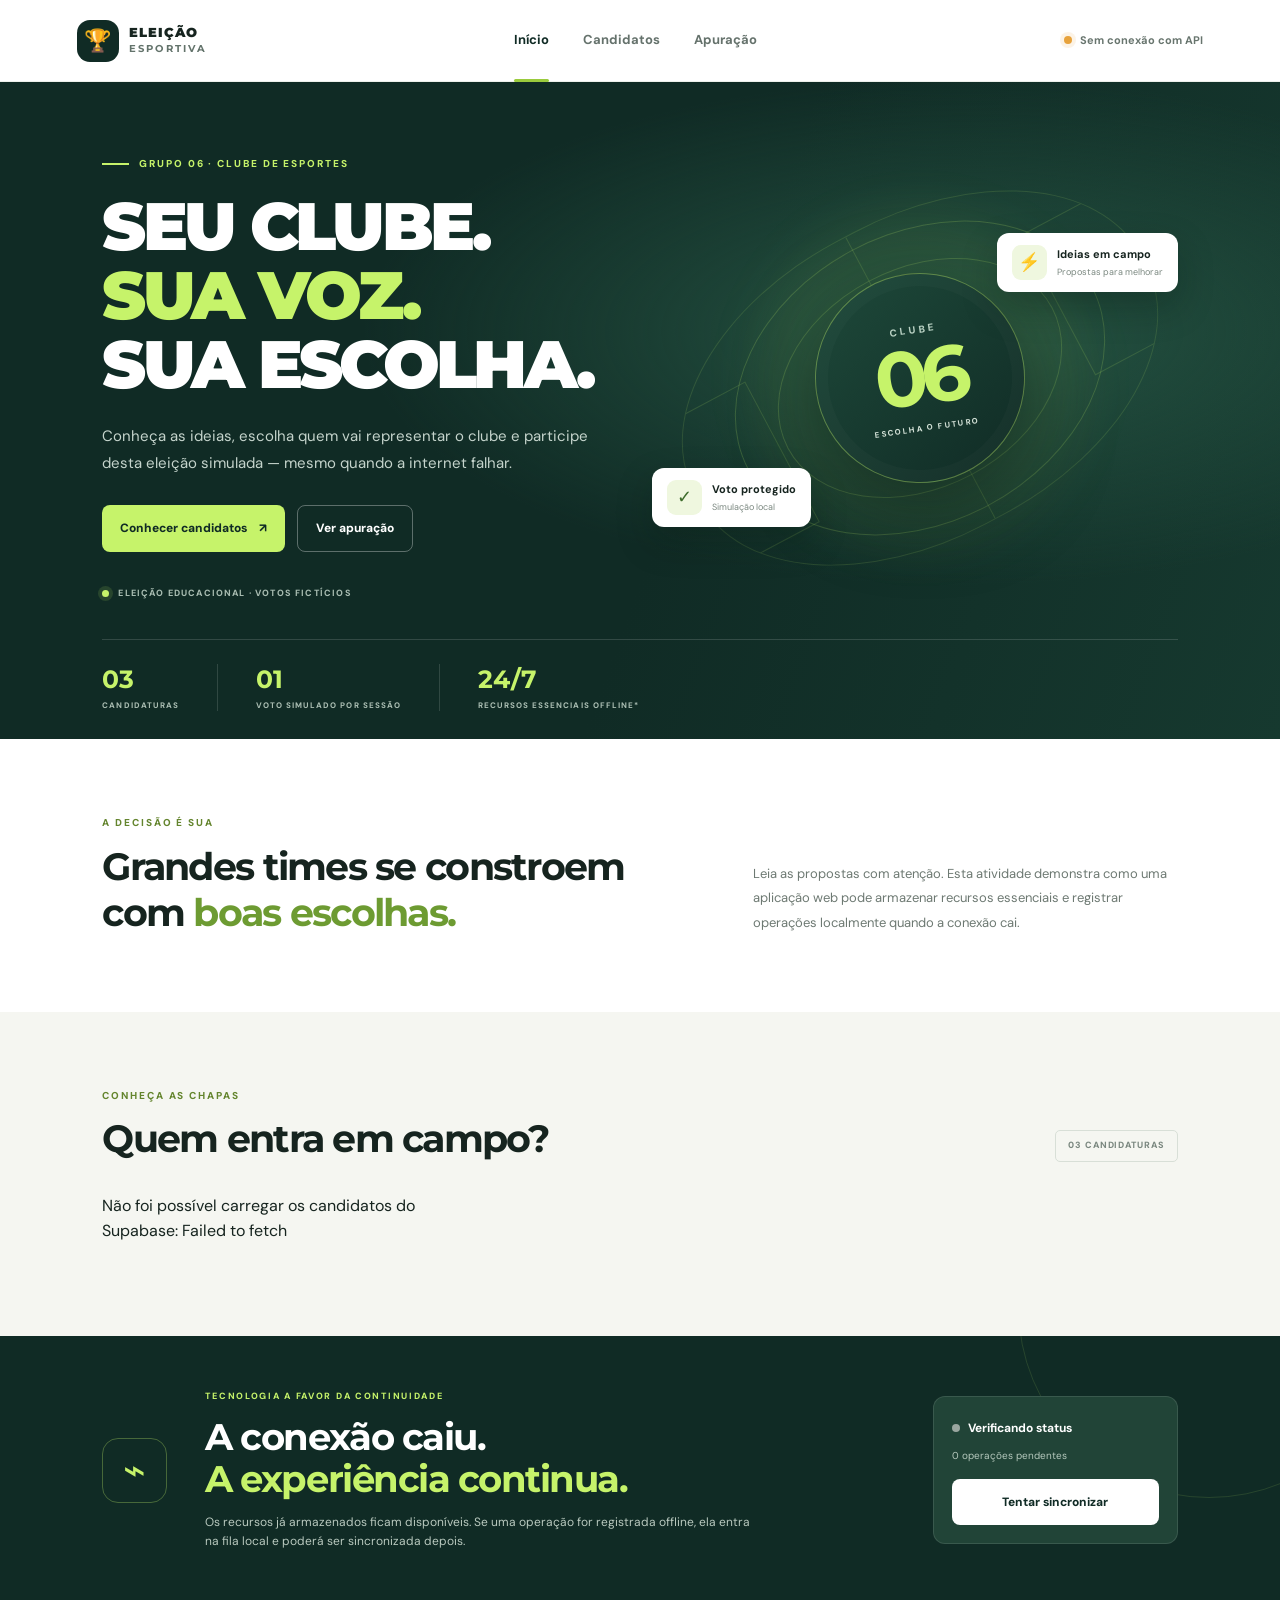
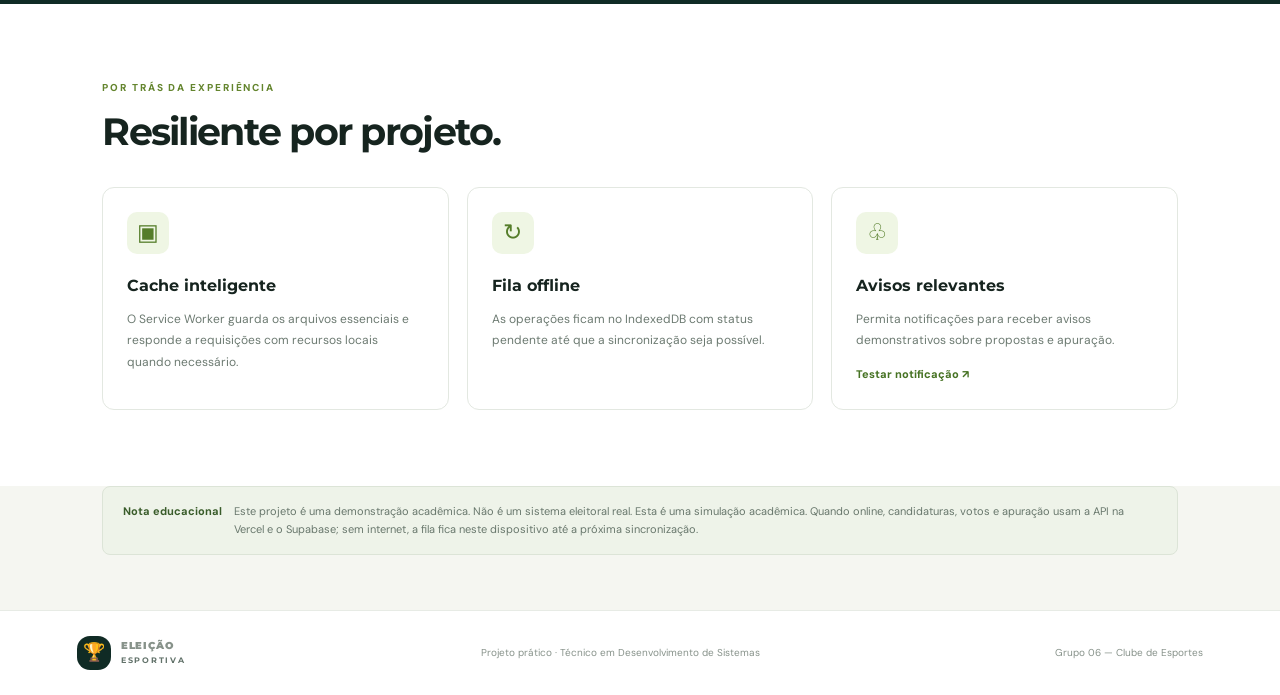
<file: index.html>
<!doctype html>
<html lang="pt-BR">
<head>
  <meta charset="utf-8">
  <meta name="viewport" content="width=device-width, initial-scale=1">
  <meta name="theme-color" content="#102b25">
  <meta name="description" content="Eleição simulada do Clube de Esportes — projeto educacional offline-first.">
  <title>Eleição Esportiva | Clube de Esportes</title>
  <link rel="icon" href="./assets/icon.svg" type="image/svg+xml">
  <link rel="manifest" href="./manifest.json">
  <link rel="preload" href="./style.css" as="style">
  <link rel="stylesheet" href="./style.css">
  <link rel="dns-prefetch" href="//fonts.googleapis.com">
  <link rel="dns-prefetch" href="//fonts.gstatic.com">
  <link rel="preconnect" href="https://fonts.googleapis.com">
  <link rel="preconnect" href="https://fonts.gstatic.com" crossorigin>
  <link href="https://fonts.googleapis.com/css2?family=DM+Sans:wght@400;500;600;700&family=Montserrat:wght@600;700;800;900&display=swap" rel="stylesheet">
  <link rel="prefetch" href="./resultado.html">
</head>
<body>
  <a class="skip-link" href="#conteudo">Pular para o conteúdo</a>
  <header class="topbar">
    <a class="brand" href="./index.html" aria-label="Eleição Esportiva, início">
      <span class="brand-mark" aria-hidden="true">🏆</span>
      <span><strong>ELEIÇÃO</strong><small>ESPORTIVA</small></span>
    </a>
    <nav class="nav" aria-label="Navegação principal">
      <a class="active" href="./index.html">Início</a>
      <a href="#candidatos">Candidatos</a>
      <a href="./resultado.html">Apuração</a>
    </nav>
    <div class="connection"><span id="connectionDot" class="status-dot"></span><span id="connectionText">Verificando conexão…</span></div>
  </header>

  <main id="conteudo">
    <section class="hero">
      <div class="hero-content">
        <p class="eyebrow"><span class="eyebrow-line"></span> GRUPO 06 · CLUBE DE ESPORTES</p>
        <h1>SEU CLUBE.<br><span>SUA VOZ.</span><br>SUA ESCOLHA.</h1>
        <p class="hero-copy">Conheça as ideias, escolha quem vai representar o clube e participe desta eleição simulada — mesmo quando a internet falhar.</p>
        <div class="hero-actions">
          <a class="button button-primary" href="#candidatos">Conhecer candidatos <span aria-hidden="true">↗</span></a>
          <a class="button button-ghost" href="./resultado.html">Ver apuração</a>
        </div>
        <div class="hero-note"><span class="live-pulse"></span> ELEIÇÃO EDUCACIONAL · VOTOS FICTÍCIOS</div>
      </div>
      <div class="hero-art" aria-label="Ilustração de campo esportivo">
        <div class="art-glow"></div>
        <div class="stadium-ring ring-one"></div><div class="stadium-ring ring-two"></div>
        <div class="stadium-score"><span>CLUBE</span><strong>06</strong><small>ESCOLHA O FUTURO</small></div>
        <div class="floating-card card-top"><span>⚡</span><div><strong>Ideias em campo</strong><small>Propostas para melhorar</small></div></div>
        <div class="floating-card card-bottom"><span>✓</span><div><strong>Voto protegido</strong><small>Simulação local</small></div></div>
        <div class="field-lines"><div class="field-mid"></div><div class="field-circle"></div><div class="field-box left"></div><div class="field-box right"></div></div>
      </div>
      <div class="hero-stats">
        <div><strong>03</strong><span>CANDIDATURAS</span></div>
        <div><strong>01</strong><span>VOTO SIMULADO POR SESSÃO</span></div>
        <div><strong>24/7</strong><span>RECURSOS ESSENCIAIS OFFLINE*</span></div>
      </div>
    </section>

    <section class="section intro-section">
      <div><p class="eyebrow dark-eyebrow">A DECISÃO É SUA</p><h2>Grandes times se constroem<br>com <span>boas escolhas.</span></h2></div>
      <p class="section-copy">Leia as propostas com atenção. Esta atividade demonstra como uma aplicação web pode armazenar recursos essenciais e registrar operações localmente quando a conexão cai.</p>
    </section>

    <section class="section candidates-section" id="candidatos">
      <div class="section-heading">
        <div><p class="eyebrow dark-eyebrow">CONHEÇA AS CHAPAS</p><h2>Quem entra em campo?</h2></div>
        <span class="section-counter">03 CANDIDATURAS</span>
      </div>
      <div id="candidateGrid" class="candidate-grid" aria-live="polite"></div>
    </section>

    <section class="offline-banner">
      <div class="offline-icon">⌁</div>
      <div><p class="eyebrow">TECNOLOGIA A FAVOR DA CONTINUIDADE</p><h2>A conexão caiu.<br><span>A experiência continua.</span></h2><p>Os recursos já armazenados ficam disponíveis. Se uma operação for registrada offline, ela entra na fila local e poderá ser sincronizada depois.</p></div>
      <div class="offline-status-card"><span class="status-dot" id="bannerDot"></span><strong id="bannerStatus">Verificando status</strong><small id="pendingSummary">0 operações pendentes</small><button class="button button-light" id="syncButton" type="button">Tentar sincronizar</button></div>
    </section>

    <section class="section tech-section">
      <div class="section-heading"><div><p class="eyebrow dark-eyebrow">POR TRÁS DA EXPERIÊNCIA</p><h2>Resiliente por projeto.</h2></div></div>
      <div class="tech-grid">
        <article class="tech-card"><span class="tech-icon">▣</span><h3>Cache inteligente</h3><p>O Service Worker guarda os arquivos essenciais e responde a requisições com recursos locais quando necessário.</p></article>
        <article class="tech-card"><span class="tech-icon">↻</span><h3>Fila offline</h3><p>As operações ficam no IndexedDB com status pendente até que a sincronização seja possível.</p></article>
        <article class="tech-card"><span class="tech-icon">♧</span><h3>Avisos relevantes</h3><p>Permita notificações para receber avisos demonstrativos sobre propostas e apuração.</p><button id="notifyButton" class="text-button" type="button">Testar notificação ↗</button></article>
      </div>
    </section>
    <section class="disclaimer"><strong>Nota educacional</strong><span>Este projeto é uma demonstração acadêmica. Não é um sistema eleitoral real. Esta é uma simulação acadêmica. Quando online, candidaturas, votos e apuração usam a API na Vercel e o Supabase; sem internet, a fila fica neste dispositivo até a próxima sincronização.</span></section>
  </main>

  <footer class="footer"><a class="brand footer-brand" href="./index.html"><span class="brand-mark">🏆</span><span><strong>ELEIÇÃO</strong><small>ESPORTIVA</small></span></a><span>Projeto prático · Técnico em Desenvolvimento de Sistemas</span><span>Grupo 06 — Clube de Esportes</span></footer>

  <dialog id="voteDialog" class="vote-dialog">
    <form method="dialog" class="dialog-close-form"><button class="dialog-x" aria-label="Fechar">×</button></form>
    <div class="dialog-symbol">✓</div><p class="eyebrow dark-eyebrow">CONFIRMAÇÃO DE VOTO</p><h2 id="dialogTitle">Confirmar escolha?</h2><p id="dialogText">Seu voto será registrado nesta simulação.</p>
    <div class="dialog-actions"><button id="confirmVote" class="button button-primary" type="button">Confirmar voto</button><button id="cancelVote" class="button button-outline" type="button">Voltar</button></div>
  </dialog>
  <div id="toast" class="toast" role="status" aria-live="polite"></div>
  <script src="./app.js" defer></script>
</body>
</html>
</file>
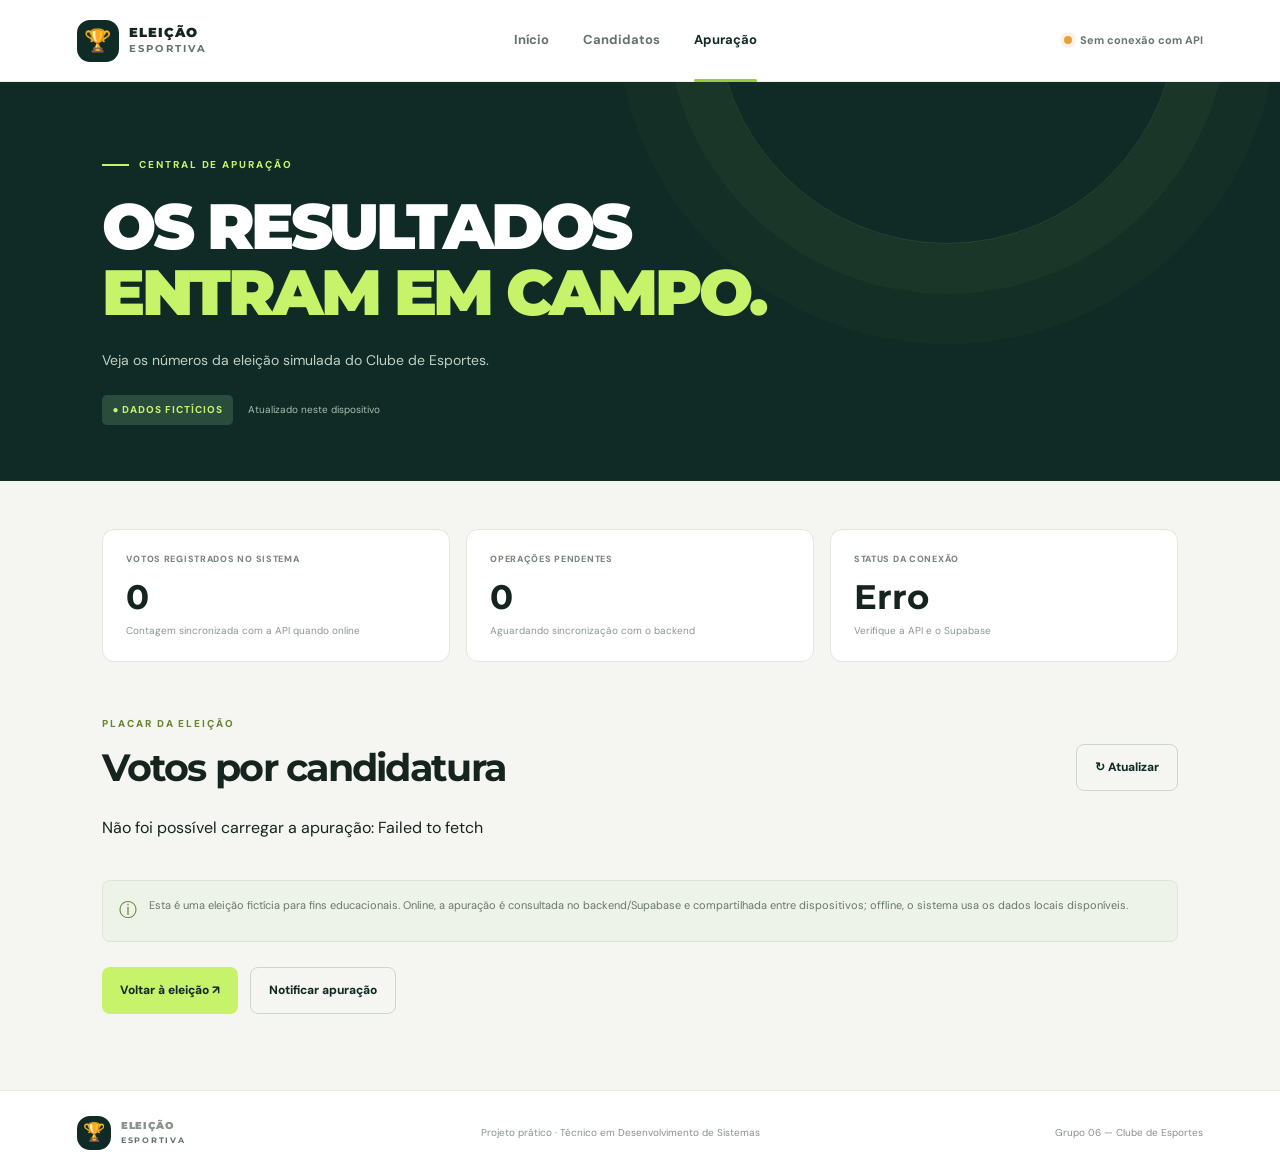
<file: resultado.html>
<!doctype html>
<html lang="pt-BR">
<head>
  <meta charset="utf-8"><meta name="viewport" content="width=device-width, initial-scale=1">
  <meta name="theme-color" content="#102b25"><meta name="description" content="Apuração fictícia da eleição esportiva.">
  <title>Apuração | Eleição Esportiva</title>
  <link rel="icon" href="./assets/icon.svg" type="image/svg+xml"><link rel="manifest" href="./manifest.json">
  <link rel="preload" href="./style.css" as="style"><link rel="stylesheet" href="./style.css">
  <link rel="dns-prefetch" href="//fonts.googleapis.com"><link rel="dns-prefetch" href="//fonts.gstatic.com">
  <link rel="preconnect" href="https://fonts.googleapis.com"><link rel="preconnect" href="https://fonts.gstatic.com" crossorigin>
  <link href="https://fonts.googleapis.com/css2?family=DM+Sans:wght@400;500;600;700&family=Montserrat:wght@600;700;800;900&display=swap" rel="stylesheet">
  <link rel="prefetch" href="./index.html">
</head>
<body>
  <a class="skip-link" href="#conteudo">Pular para o conteúdo</a>
  <header class="topbar">
    <a class="brand" href="./index.html"><span class="brand-mark">🏆</span><span><strong>ELEIÇÃO</strong><small>ESPORTIVA</small></span></a>
    <nav class="nav" aria-label="Navegação principal"><a href="./index.html">Início</a><a href="./index.html#candidatos">Candidatos</a><a class="active" href="./resultado.html">Apuração</a></nav>
    <div class="connection"><span id="connectionDot" class="status-dot"></span><span id="connectionText">Verificando conexão…</span></div>
  </header>
  <main id="conteudo" class="results-page">
    <section class="results-hero"><p class="eyebrow"><span class="eyebrow-line"></span> CENTRAL DE APURAÇÃO</p><h1>OS RESULTADOS<br><span>ENTRAM EM CAMPO.</span></h1><p>Veja os números da eleição simulada do Clube de Esportes.</p><div class="results-meta"><span class="meta-pill">● DADOS FICTÍCIOS</span><span id="resultsUpdated">Atualizado neste dispositivo</span></div></section>
    <section class="section results-section">
      <div class="results-overview"><div class="overview-card"><span class="overview-label">VOTOS REGISTRADOS NO SISTEMA</span><strong id="totalVotes">0</strong><small>Contagem sincronizada com a API quando online</small></div><div class="overview-card"><span class="overview-label">OPERAÇÕES PENDENTES</span><strong id="pendingVotes">0</strong><small>Aguardando sincronização com o backend</small></div><div class="overview-card"><span class="overview-label">STATUS DA CONEXÃO</span><strong id="networkStatus">—</strong><small id="networkDetail">Status do navegador</small></div></div>
      <div class="results-heading"><div><p class="eyebrow dark-eyebrow">PLACAR DA ELEIÇÃO</p><h2>Votos por candidatura</h2></div><button class="button button-outline" id="refreshResults" type="button">↻ Atualizar</button></div>
      <div id="resultsList" class="results-list"></div>
      <div class="results-note"><span>ⓘ</span><p>Esta é uma eleição fictícia para fins educacionais. Online, a apuração é consultada no backend/Supabase e compartilhada entre dispositivos; offline, o sistema usa os dados locais disponíveis.</p></div>
      <div class="results-actions"><a class="button button-primary" href="./index.html#candidatos">Voltar à eleição ↗</a><button class="button button-outline" id="notifyResults" type="button">Notificar apuração</button></div>
    </section>
  </main>
  <footer class="footer"><a class="brand footer-brand" href="./index.html"><span class="brand-mark">🏆</span><span><strong>ELEIÇÃO</strong><small>ESPORTIVA</small></span></a><span>Projeto prático · Técnico em Desenvolvimento de Sistemas</span><span>Grupo 06 — Clube de Esportes</span></footer>
  <div id="toast" class="toast" role="status" aria-live="polite"></div>
  <script src="./app.js" defer></script>
</body>
</html>
</file>
<file: style.css>
@import url('https://fonts.googleapis.com/css2?family=DM+Sans:wght@400;500;600;700&family=Montserrat:wght@600;700;800;900&display=swap');
:root{--green:#102b25;--green2:#183d32;--lime:#c6f36a;--paper:#f5f6f1;--ink:#16241f;--muted:#66736d;--line:#e1e6df;--white:#fff;--shadow:0 18px 50px rgba(16,43,37,.10)}
*{box-sizing:border-box}html{scroll-behavior:smooth;scroll-padding-top:90px}body{margin:0;background:var(--paper);color:var(--ink);font-family:'DM Sans',Arial,sans-serif;line-height:1.55}a{color:inherit;text-decoration:none}button{font:inherit;cursor:pointer}.skip-link{position:absolute;left:-9999px;top:10px;background:#fff;padding:10px;z-index:100}.skip-link:focus{left:10px}.topbar{height:82px;padding:0 clamp(20px,6vw,88px);display:flex;align-items:center;justify-content:space-between;background:#fff;border-bottom:1px solid #edf0eb;gap:24px}.brand{display:flex;align-items:center;gap:10px;line-height:1.05;flex-shrink:0}.brand-mark{width:42px;height:42px;background:var(--green);color:var(--lime);display:grid;place-items:center;border-radius:13px;font-size:22px}.brand strong,.brand small{display:block;font-family:Montserrat,sans-serif;letter-spacing:.08em}.brand strong{font-size:13px;font-weight:900}.brand small{font-size:10px;font-weight:700;letter-spacing:.22em;color:#63736b;margin-top:4px}.nav{display:flex;align-items:center;gap:34px;color:#65726c;font-size:13px;font-weight:700}.nav a{padding:31px 0;position:relative}.nav a:hover,.nav a.active{color:var(--green)}.nav a.active:after{content:"";position:absolute;bottom:0;left:0;right:0;height:3px;background:#9acb3d;border-radius:3px}.connection{display:flex;align-items:center;gap:8px;color:#68756e;font-size:11px;font-weight:700;white-space:nowrap}.status-dot{width:8px;height:8px;border-radius:50%;background:#9aa69f;display:inline-block}.status-dot.online{background:#45b66d;box-shadow:0 0 0 4px #45b66d20}.status-dot.offline{background:#e7a23b;box-shadow:0 0 0 4px #e7a23b20}.hero{position:relative;overflow:hidden;background:var(--green);color:white;padding:74px clamp(24px,8vw,120px) 0;min-height:615px;display:grid;grid-template-columns:1.04fr .96fr;align-items:center}.hero:before{content:"";position:absolute;inset:0;background:radial-gradient(ellipse at 75% 38%,#255342 0,transparent 44%),linear-gradient(110deg,#102b25 0%,#102b25 54%,#16392f 100%)}.hero-content,.hero-art,.hero-stats{position:relative;z-index:1}.eyebrow{font-size:10px;font-weight:800;letter-spacing:.19em;color:var(--lime);display:flex;align-items:center;gap:10px;margin:0 0 20px}.eyebrow-line{width:27px;height:2px;background:var(--lime)}h1,h2,h3,p{margin-top:0}.hero h1,.results-hero h1{font-family:Montserrat,sans-serif;font-size:clamp(42px,5.2vw,74px);font-weight:900;line-height:1.04;letter-spacing:-.055em;margin:0 0 24px}.hero h1 span,.results-hero h1 span{color:var(--lime)}.hero-copy{max-width:490px;color:#c5d4cc;font-size:15px;line-height:1.8;margin-bottom:28px}.hero-actions{display:flex;gap:12px;flex-wrap:wrap}.button{border:0;border-radius:8px;padding:13px 18px;display:inline-flex;align-items:center;justify-content:center;gap:12px;font-size:12px;font-weight:800;transition:transform .2s,background .2s;min-height:46px}.button:hover{transform:translateY(-2px)}.button-primary{background:var(--lime);color:var(--green)}.button-ghost{border:1px solid #ffffff52;color:white;background:transparent}.button-outline{background:transparent;border:1px solid #cdd6ce;color:var(--green)}.button-light{background:white;color:var(--green);width:100%;margin-top:16px}.hero-note{margin-top:35px;color:#a8bcb1;font-size:9px;font-weight:800;letter-spacing:.13em;display:flex;align-items:center;gap:9px}.live-pulse{width:7px;height:7px;background:var(--lime);border-radius:50%;box-shadow:0 0 0 4px #c6f36a20}.hero-art{height:410px;min-width:0;display:grid;place-items:center}.art-glow{position:absolute;width:330px;height:330px;border-radius:50%;background:#b5e75c13;filter:blur(25px)}.stadium-ring{position:absolute;border:1px solid #c6f36a30;border-radius:50%;transform:rotate(-28deg)}.ring-one{width:390px;height:290px}.ring-two{width:300px;height:220px}.stadium-score{z-index:2;width:210px;height:210px;border-radius:50%;border:1px solid #c6f36a65;background:linear-gradient(145deg,#1e493a,#102b25);box-shadow:0 25px 80px #07171180,inset 0 0 0 12px #ffffff05;display:flex;flex-direction:column;align-items:center;justify-content:center;transform:rotate(-8deg)}.stadium-score span{font-size:10px;letter-spacing:.3em;color:#b9d1c3;font-weight:800}.stadium-score strong{font-family:Montserrat,sans-serif;font-size:78px;line-height:1;color:var(--lime);letter-spacing:-.08em}.stadium-score small{font-size:8px;letter-spacing:.18em;color:#d2e0d6;font-weight:800;margin-top:7px}.field-lines{position:absolute;inset:45px 5px;border:1px solid #c6f36a21;border-radius:48%;transform:rotate(-28deg);overflow:hidden}.field-mid{position:absolute;top:0;bottom:0;left:50%;border-left:1px solid #c6f36a27}.field-circle{position:absolute;width:120px;height:120px;border:1px solid #c6f36a27;border-radius:50%;left:calc(50% - 60px);top:calc(50% - 60px)}.field-box{position:absolute;top:25%;height:50%;width:19%;border:1px solid #c6f36a25}.field-box.left{left:0}.field-box.right{right:0}.floating-card{position:absolute;z-index:3;display:flex;align-items:center;gap:10px;background:#fff;color:var(--ink);padding:12px 15px;border-radius:12px;box-shadow:0 15px 35px #06181045}.floating-card>span{width:35px;height:35px;background:#eff7df;border-radius:9px;display:grid;place-items:center;color:#3c6b2a;font-size:18px}.floating-card strong,.floating-card small{display:block}.floating-card strong{font-size:11px}.floating-card small{font-size:9px;color:#7b8880;margin-top:3px}.card-top{top:60px;right:0}.card-bottom{bottom:56px;left:-10px}.hero-stats{grid-column:1/-1;border-top:1px solid #ffffff24;display:flex;gap:0;margin-top:38px;padding:24px 0 28px}.hero-stats>div{display:flex;flex-direction:column;padding:0 38px;border-right:1px solid #ffffff23}.hero-stats>div:first-child{padding-left:0}.hero-stats>div:last-child{border:0}.hero-stats strong{font-family:Montserrat,sans-serif;font-size:25px;color:var(--lime);line-height:1.2}.hero-stats span{font-size:8px;letter-spacing:.13em;font-weight:800;color:#aabdb2;margin-top:5px}.section{padding:76px clamp(24px,8vw,120px)}.intro-section{display:grid;grid-template-columns:1fr .72fr;gap:60px;align-items:end;background:#fff}.dark-eyebrow{color:#64852e;margin-bottom:13px}.intro-section h2,.section-heading h2,.results-heading h2{font-family:Montserrat,sans-serif;font-size:clamp(28px,3vw,40px);line-height:1.2;letter-spacing:-.045em;margin:0}.intro-section h2 span{color:#6d9b32}.section-copy{font-size:13px;color:#6d7972;line-height:1.9;margin:0;max-width:480px}.candidates-section{background:#f5f6f1}.section-heading{display:flex;justify-content:space-between;align-items:end;gap:20px;margin-bottom:32px}.section-counter{border:1px solid #d8dfd7;padding:8px 12px;border-radius:5px;color:#7a877f;font-size:9px;font-weight:800;letter-spacing:.1em;white-space:nowrap}.candidate-grid{display:grid;grid-template-columns:repeat(3,minmax(0,1fr));gap:20px}.candidate-card{background:#fff;border:1px solid #e5e9e2;border-radius:14px;overflow:hidden;transition:transform .25s,box-shadow .25s}.candidate-card:hover{transform:translateY(-5px);box-shadow:var(--shadow)}.candidate-cover{height:156px;background:linear-gradient(130deg,#173b30,#285b43);position:relative;display:flex;align-items:center;justify-content:center;overflow:hidden}.candidate-cover:before,.candidate-cover:after{content:"";position:absolute;border:1px solid #c6f36a3d;border-radius:50%;width:230px;height:230px}.candidate-cover:after{width:170px;height:170px}.candidate-cover .candidate-number{position:absolute;top:15px;left:16px;background:#c6f36a;color:#173b30;font-size:10px;font-weight:900;padding:6px 9px;border-radius:5px}.candidate-emoji{font-size:62px;z-index:1;filter:drop-shadow(0 8px 12px #07171155)}.candidate-cover.cover-blue{background:linear-gradient(130deg,#203a55,#376d85)}.candidate-cover.cover-orange{background:linear-gradient(130deg,#6d3d20,#b97536)}.candidate-body{padding:22px}.candidate-role{font-size:9px;color:#7e8b82;font-weight:800;letter-spacing:.13em}.candidate-body h3{font-family:Montserrat,sans-serif;font-size:20px;margin:6px 0 10px;letter-spacing:-.03em}.candidate-slogan{font-size:12px;color:#63736a;font-style:italic;margin-bottom:18px}.proposal-list{padding:0;list-style:none;margin:0 0 22px;display:grid;gap:10px}.proposal-list li{font-size:11px;color:#526259;display:flex;gap:9px;align-items:flex-start}.proposal-list li:before{content:"✓";color:#6d9b32;font-weight:900}.vote-button{width:100%;background:var(--green);color:#fff}.vote-button:disabled{background:#dce3dc;color:#758078;cursor:not-allowed;transform:none}.candidate-card.selected{border:2px solid #91c64a}.selected-label{display:none;color:#527c26;font-size:10px;font-weight:800;margin-bottom:10px}.candidate-card.selected .selected-label{display:block}.offline-banner{background:var(--green);color:white;padding:54px clamp(24px,8vw,120px);display:grid;grid-template-columns:75px 1fr 245px;gap:28px;align-items:center;position:relative;overflow:hidden}.offline-banner:after{content:"";position:absolute;width:380px;height:380px;border:1px solid #c6f36a20;border-radius:50%;right:-120px;top:-220px}.offline-icon{width:65px;height:65px;border:1px solid #c6f36a4d;border-radius:16px;display:grid;place-items:center;font-size:38px;color:var(--lime)}.offline-banner .eyebrow{font-size:9px;margin-bottom:12px}.offline-banner h2{font-family:Montserrat,sans-serif;font-size:clamp(25px,3vw,37px);line-height:1.15;letter-spacing:-.04em;margin-bottom:12px}.offline-banner h2 span{color:var(--lime)}.offline-banner p:not(.eyebrow){font-size:12px;color:#b9c9bf;max-width:550px;margin:0}.offline-status-card{position:relative;z-index:1;background:#214437;border:1px solid #ffffff1c;border-radius:12px;padding:18px}.offline-status-card>strong{font-size:12px;margin-left:8px}.offline-status-card small{display:block;color:#b6c9bd;font-size:10px;margin-top:8px}.tech-section{background:#fff}.tech-grid{display:grid;grid-template-columns:repeat(3,minmax(0,1fr));gap:18px;margin-top:30px}.tech-card{border:1px solid #e3e8e1;border-radius:12px;padding:24px}.tech-icon{display:grid;place-items:center;width:42px;height:42px;background:#eff6e4;border-radius:10px;color:#557d2a;font-size:23px;margin-bottom:20px}.tech-card h3{font-family:Montserrat,sans-serif;font-size:16px;margin-bottom:10px}.tech-card p{font-size:12px;color:#6c7a71;line-height:1.8;margin:0}.text-button{padding:14px 0 0;border:0;background:none;color:#477324;font-size:11px;font-weight:800}.disclaimer{margin:0 clamp(24px,8vw,120px) 55px;padding:16px 20px;border:1px solid #dce4d7;background:#eef3e9;border-radius:8px;display:flex;gap:12px;font-size:11px;color:#68776c}.disclaimer strong{color:#395c2a;white-space:nowrap}.footer{background:#fff;border-top:1px solid #e7ebe5;display:flex;justify-content:space-between;align-items:center;padding:25px clamp(20px,6vw,88px);gap:20px;color:#87928a;font-size:10px}.footer-brand .brand-mark{width:34px;height:34px;font-size:18px}.footer-brand strong{font-size:10px}.footer-brand small{font-size:8px}.vote-dialog{border:0;border-radius:18px;padding:36px;max-width:420px;width:calc(100% - 32px);box-shadow:0 30px 100px #07171155;text-align:center}.vote-dialog::backdrop{background:#071711b5;backdrop-filter:blur(4px)}.dialog-close-form{position:absolute;top:12px;right:12px}.dialog-x{border:0;background:#eff2ed;border-radius:50%;width:30px;height:30px;font-size:20px}.dialog-symbol{margin:0 auto 18px;width:55px;height:55px;border-radius:50%;background:#edf6df;color:#568229;display:grid;place-items:center;font-size:28px}.vote-dialog h2{font-family:Montserrat,sans-serif;font-size:24px;line-height:1.2;margin-bottom:10px}.vote-dialog>p:not(.eyebrow){color:#6a786f;font-size:13px}.dialog-actions{display:grid;gap:10px;margin-top:24px}.toast{position:fixed;z-index:50;bottom:22px;left:50%;transform:translate(-50%,20px);opacity:0;pointer-events:none;max-width:calc(100% - 32px);padding:13px 18px;border-radius:10px;background:#122f25;color:white;box-shadow:0 12px 40px #07171135;font-size:12px;font-weight:700;transition:.25s}.toast.show{opacity:1;transform:translate(-50%,0)}.results-page{min-height:65vh}.results-hero{padding:75px clamp(24px,8vw,120px) 56px;background:var(--green);color:white;position:relative;overflow:hidden}.results-hero:after{content:"";position:absolute;width:460px;height:460px;border:1px solid #c6f36a20;border-radius:50%;right:8%;top:-300px;box-shadow:0 0 0 50px #c6f36a08,0 0 0 100px #c6f36a05}.results-hero h1{font-size:clamp(39px,5vw,64px);position:relative;z-index:1}.results-hero>p:not(.eyebrow){color:#c0d1c6;font-size:14px}.results-meta{display:flex;gap:15px;align-items:center;color:#a9bdb0;font-size:10px;margin-top:24px}.meta-pill{background:#294c3c;padding:7px 10px;border-radius:5px;color:var(--lime);font-weight:800;letter-spacing:.1em}.results-section{padding-top:48px}.results-overview{display:grid;grid-template-columns:repeat(3,minmax(0,1fr));gap:16px;margin-bottom:54px}.overview-card{padding:23px;border:1px solid #e1e7df;border-radius:12px;background:#fff;display:flex;flex-direction:column}.overview-label{font-size:9px;font-weight:800;color:#77857b;letter-spacing:.08em}.overview-card strong{font-family:Montserrat,sans-serif;font-size:34px;line-height:1.2;margin:10px 0 5px}.overview-card small{font-size:10px;color:#8b968e}.results-heading{display:flex;align-items:end;justify-content:space-between;margin-bottom:25px;gap:15px}.results-list{display:grid;gap:13px}.result-row{background:#fff;border:1px solid #e2e8e0;border-radius:12px;padding:20px}.result-row-top{display:flex;justify-content:space-between;gap:15px;align-items:center}.result-name{font-family:Montserrat,sans-serif;font-size:15px;font-weight:800}.result-number{font-size:10px;color:#718076;margin-top:3px}.result-count{text-align:right;font-family:Montserrat,sans-serif;font-size:20px;font-weight:900}.result-count small{display:block;font:700 10px 'DM Sans',sans-serif;color:#7b887e}.progress-track{height:8px;background:#edf0e9;border-radius:20px;margin-top:15px;overflow:hidden}.progress-fill{height:100%;background:#91bf4a;border-radius:20px;transition:width .4s}.result-row:nth-child(2) .progress-fill{background:#6e9bb4}.result-row:nth-child(3) .progress-fill{background:#d59b59}.results-note{margin-top:24px;display:flex;gap:12px;background:#eef3e9;border:1px solid #dce5d5;padding:16px;border-radius:8px;color:#68776c;font-size:11px}.results-note span{font-size:18px;color:#5c842e}.results-note p{margin:0}.results-actions{display:flex;gap:12px;margin-top:25px;flex-wrap:wrap}
@media(max-width:900px){.topbar{padding:0 22px}.nav{gap:18px}.hero{padding:55px 35px 0;grid-template-columns:1fr  .8fr}.hero-art{transform:scale(.86)}.hero-stats>div{padding:0 22px}.section{padding:60px 35px}.offline-banner{padding:45px 35px;grid-template-columns:60px 1fr 220px;gap:18px}.disclaimer{margin-left:35px;margin-right:35px}.footer{padding:24px 22px}.connection{font-size:0}.connection .status-dot{width:10px;height:10px}.candidate-grid{gap:12px}.candidate-body{padding:17px}}
@media(max-width:650px){.topbar{height:70px;gap:10px}.brand-mark{width:36px;height:36px}.nav{gap:12px;font-size:10px}.nav a{padding:26px 0}.connection{display:none}.hero{display:block;padding:52px 24px 0;min-height:auto}.hero h1{font-size:clamp(42px,12vw,60px)}.hero-copy{font-size:13px}.hero-art{height:280px;margin:5px 0 0;transform:scale(.82)}.stadium-score{width:175px;height:175px}.stadium-score strong{font-size:65px}.ring-one{width:300px;height:230px}.ring-two{width:245px;height:180px}.card-top{right:-3px;top:25px}.card-bottom{left:-4px;bottom:18px}.hero-stats{margin-top:20px;padding:20px 0;justify-content:space-between}.hero-stats>div{padding:0 10px;flex:1}.hero-stats>div:first-child{padding-left:0}.hero-stats strong{font-size:20px}.hero-stats span{font-size:7px;line-height:1.5}.section{padding:48px 22px}.intro-section{display:block}.intro-section h2{font-size:30px}.section-copy{margin-top:20px}.section-heading{align-items:start;flex-direction:column}.section-counter{display:none}.candidate-grid{grid-template-columns:1fr;gap:16px}.candidate-cover{height:140px}.candidate-body{padding:22px}.offline-banner{padding:40px 22px;grid-template-columns:1fr;gap:20px}.offline-icon{width:52px;height:52px}.offline-status-card{max-width:none}.tech-grid{grid-template-columns:1fr}.tech-card{padding:22px}.disclaimer{margin:0 22px 35px;display:block}.disclaimer strong{display:block;margin-bottom:6px}.footer{align-items:flex-start;flex-direction:column;gap:12px}.results-hero{padding:55px 22px 40px}.results-hero h1{font-size:clamp(36px,10vw,52px)}.results-section{padding-top:35px}.results-overview{grid-template-columns:1fr;gap:10px;margin-bottom:40px}.overview-card{padding:17px}.overview-card strong{font-size:29px}.results-heading{align-items:start;flex-direction:column}.result-row{padding:16px}.result-name{font-size:13px}.result-count{font-size:18px}.vote-dialog{padding:30px 23px}}
@media(prefers-reduced-motion:reduce){*,*:before,*:after{scroll-behavior:auto!important;transition:none!important;animation:none!important}}
</file>
